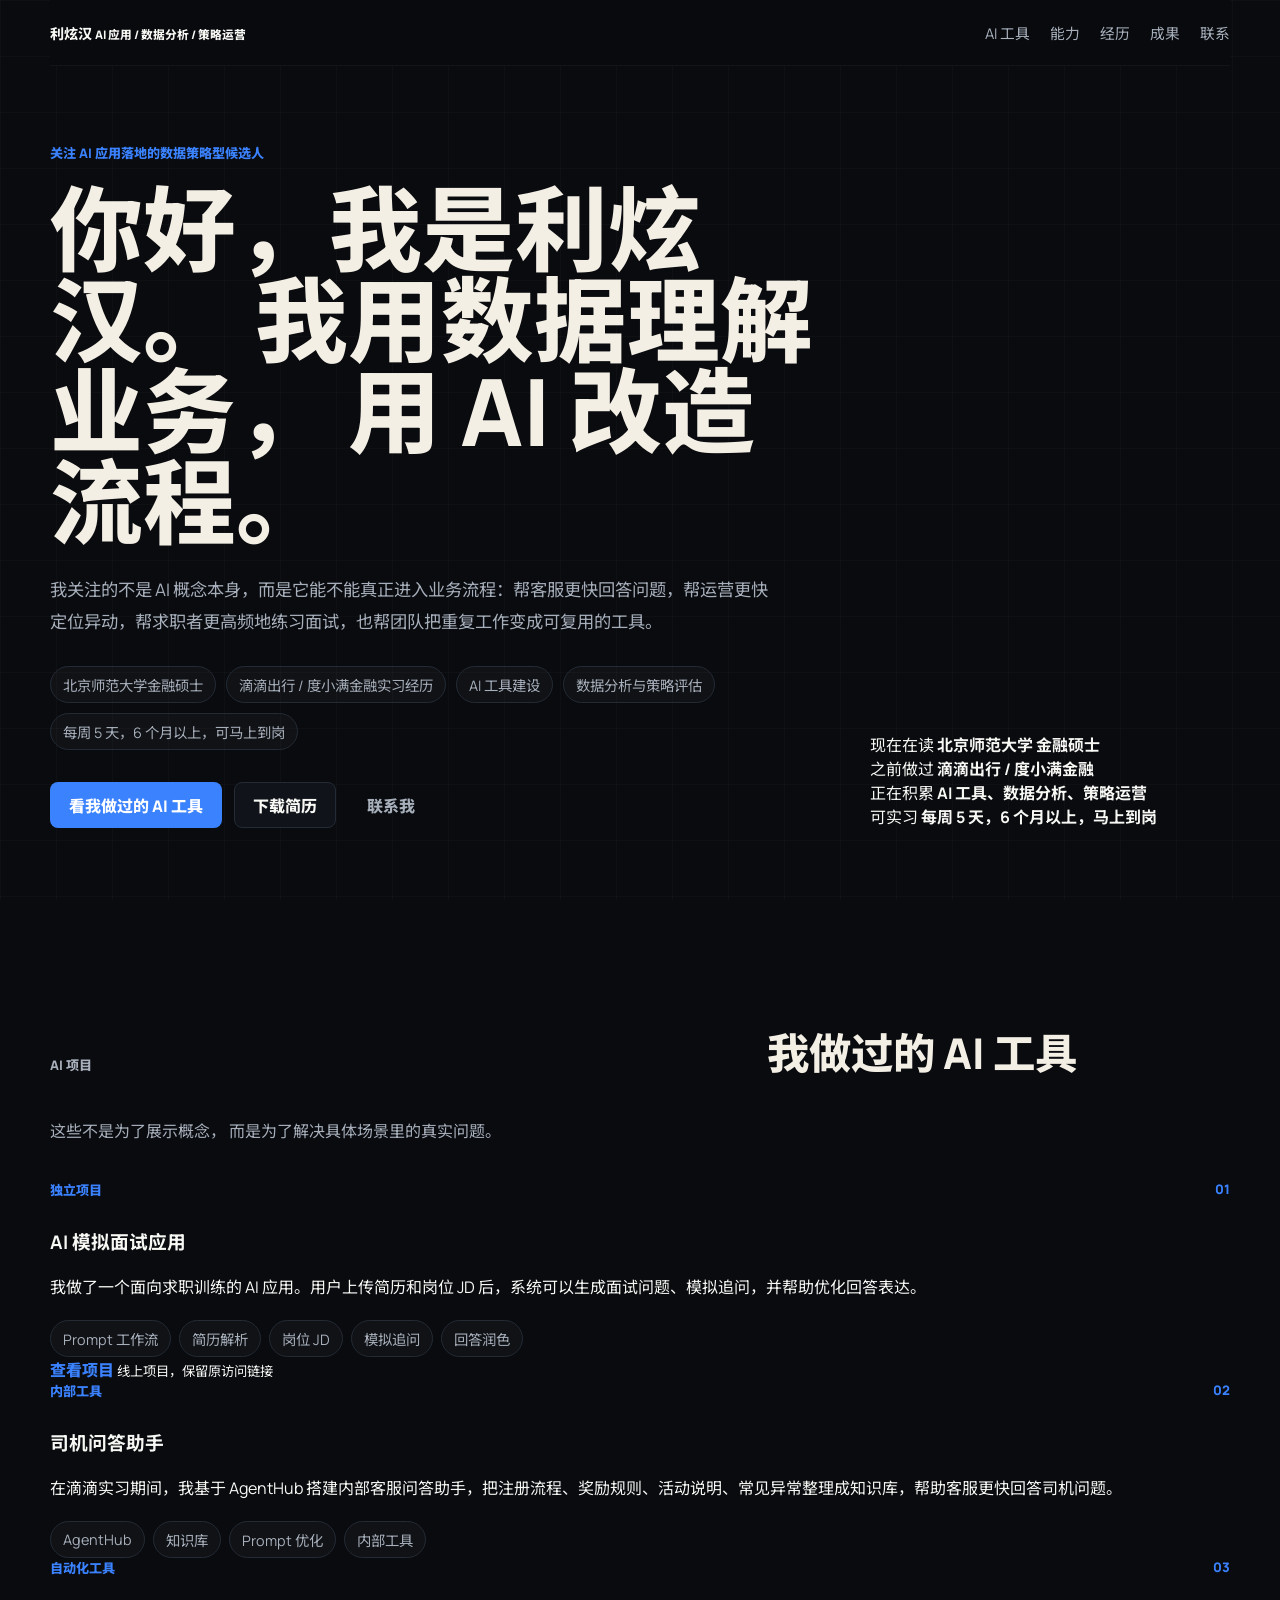
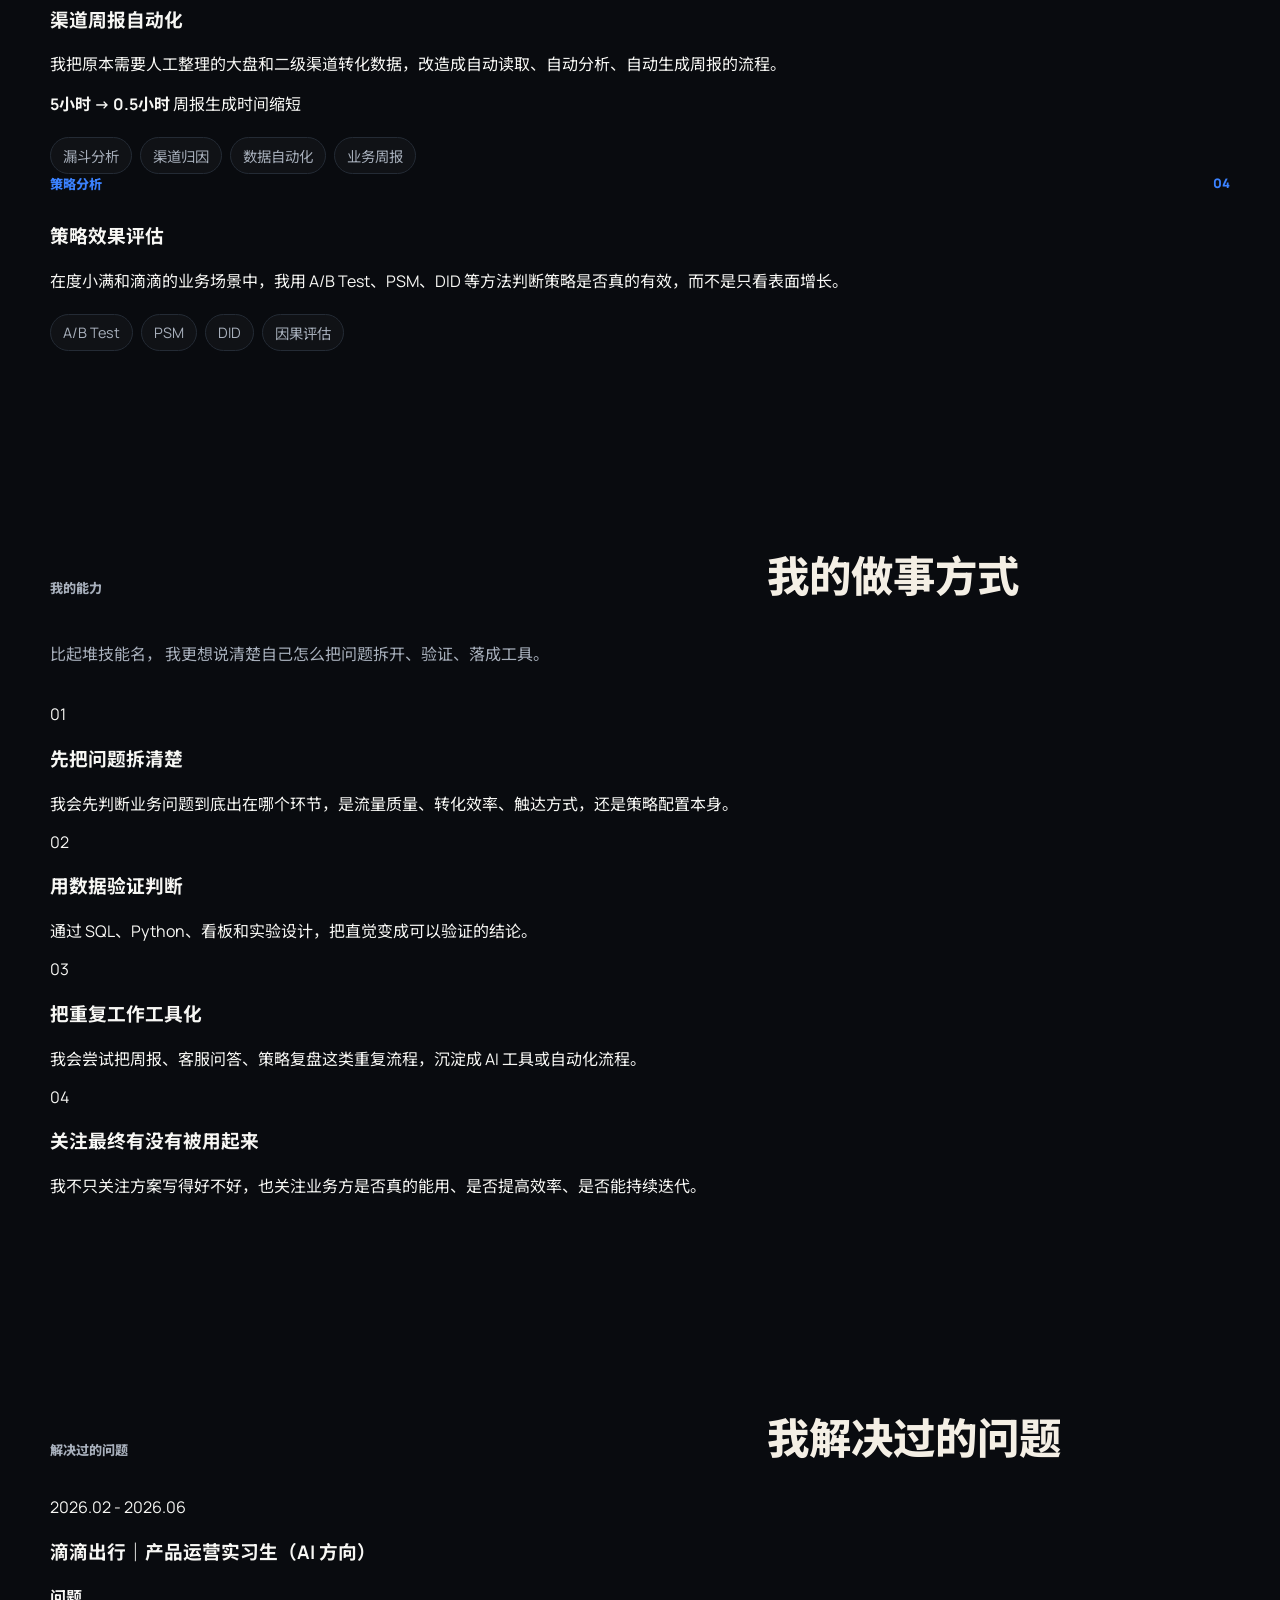
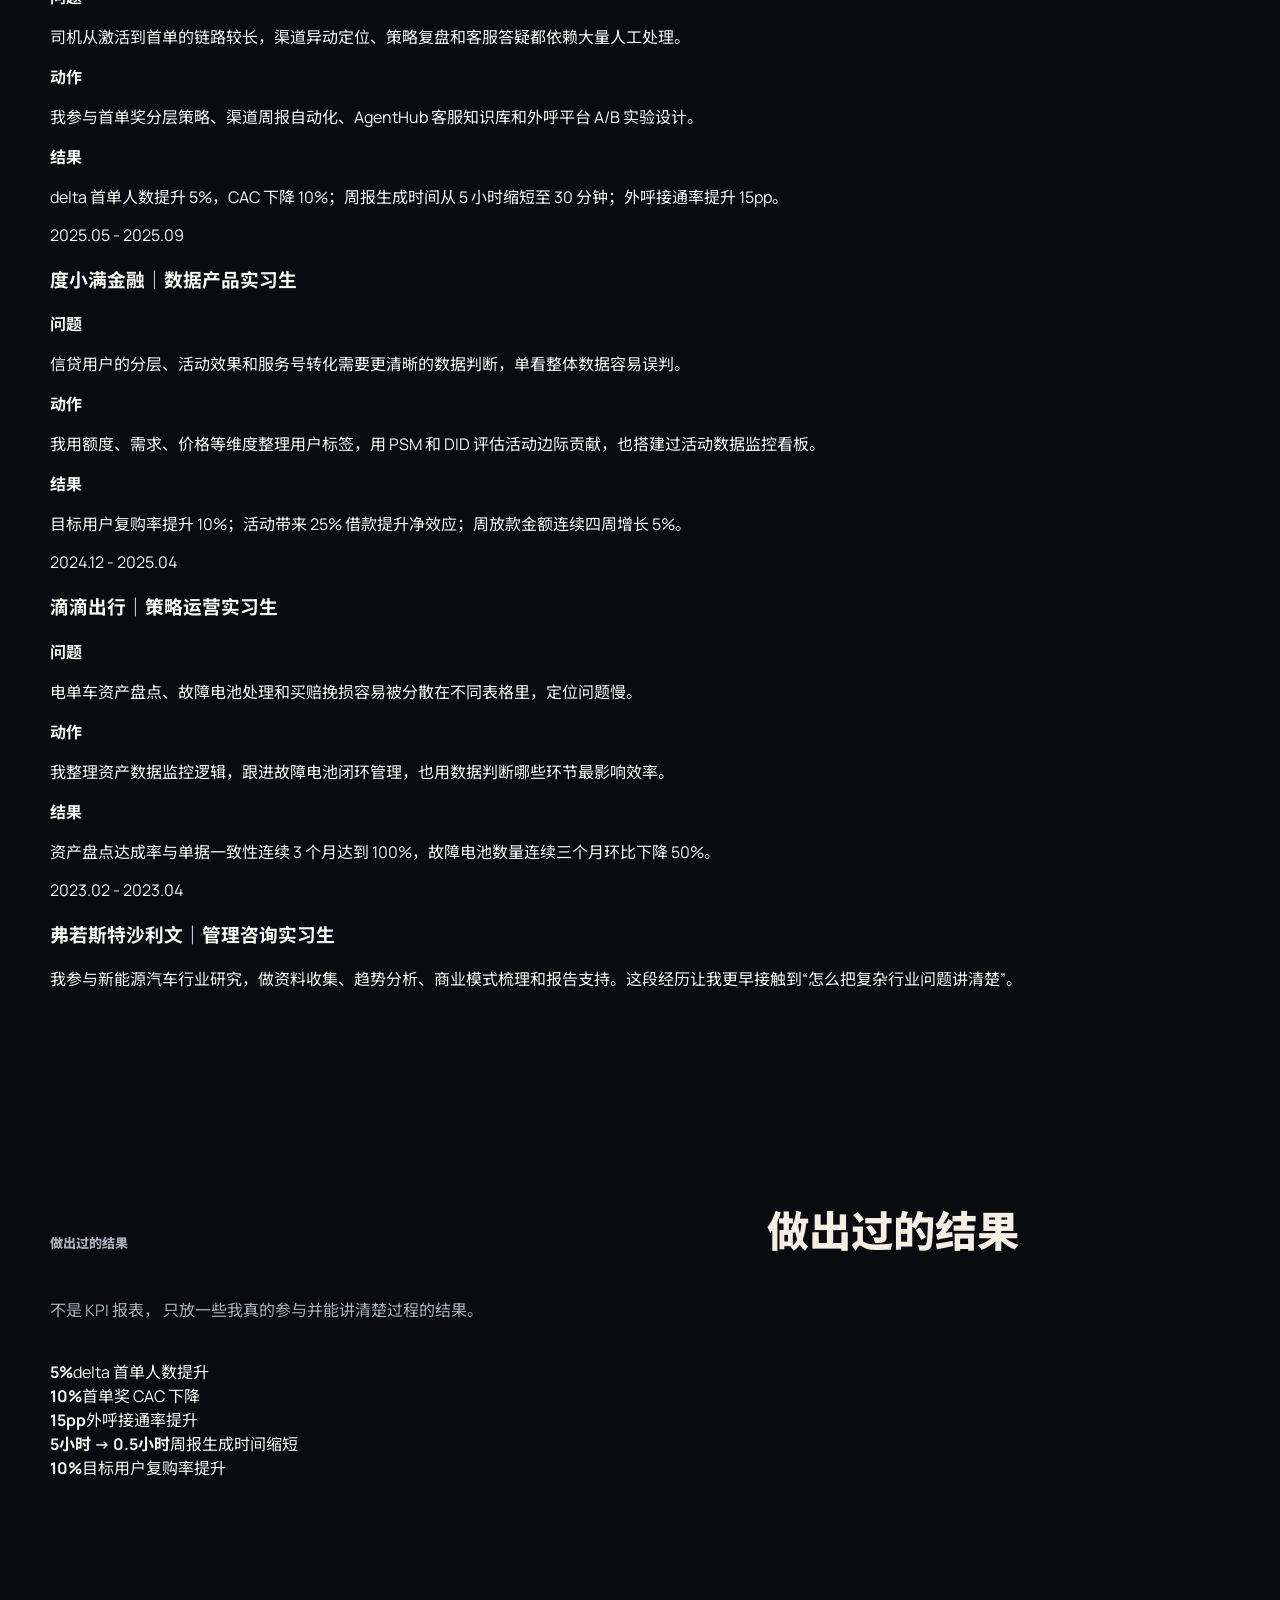
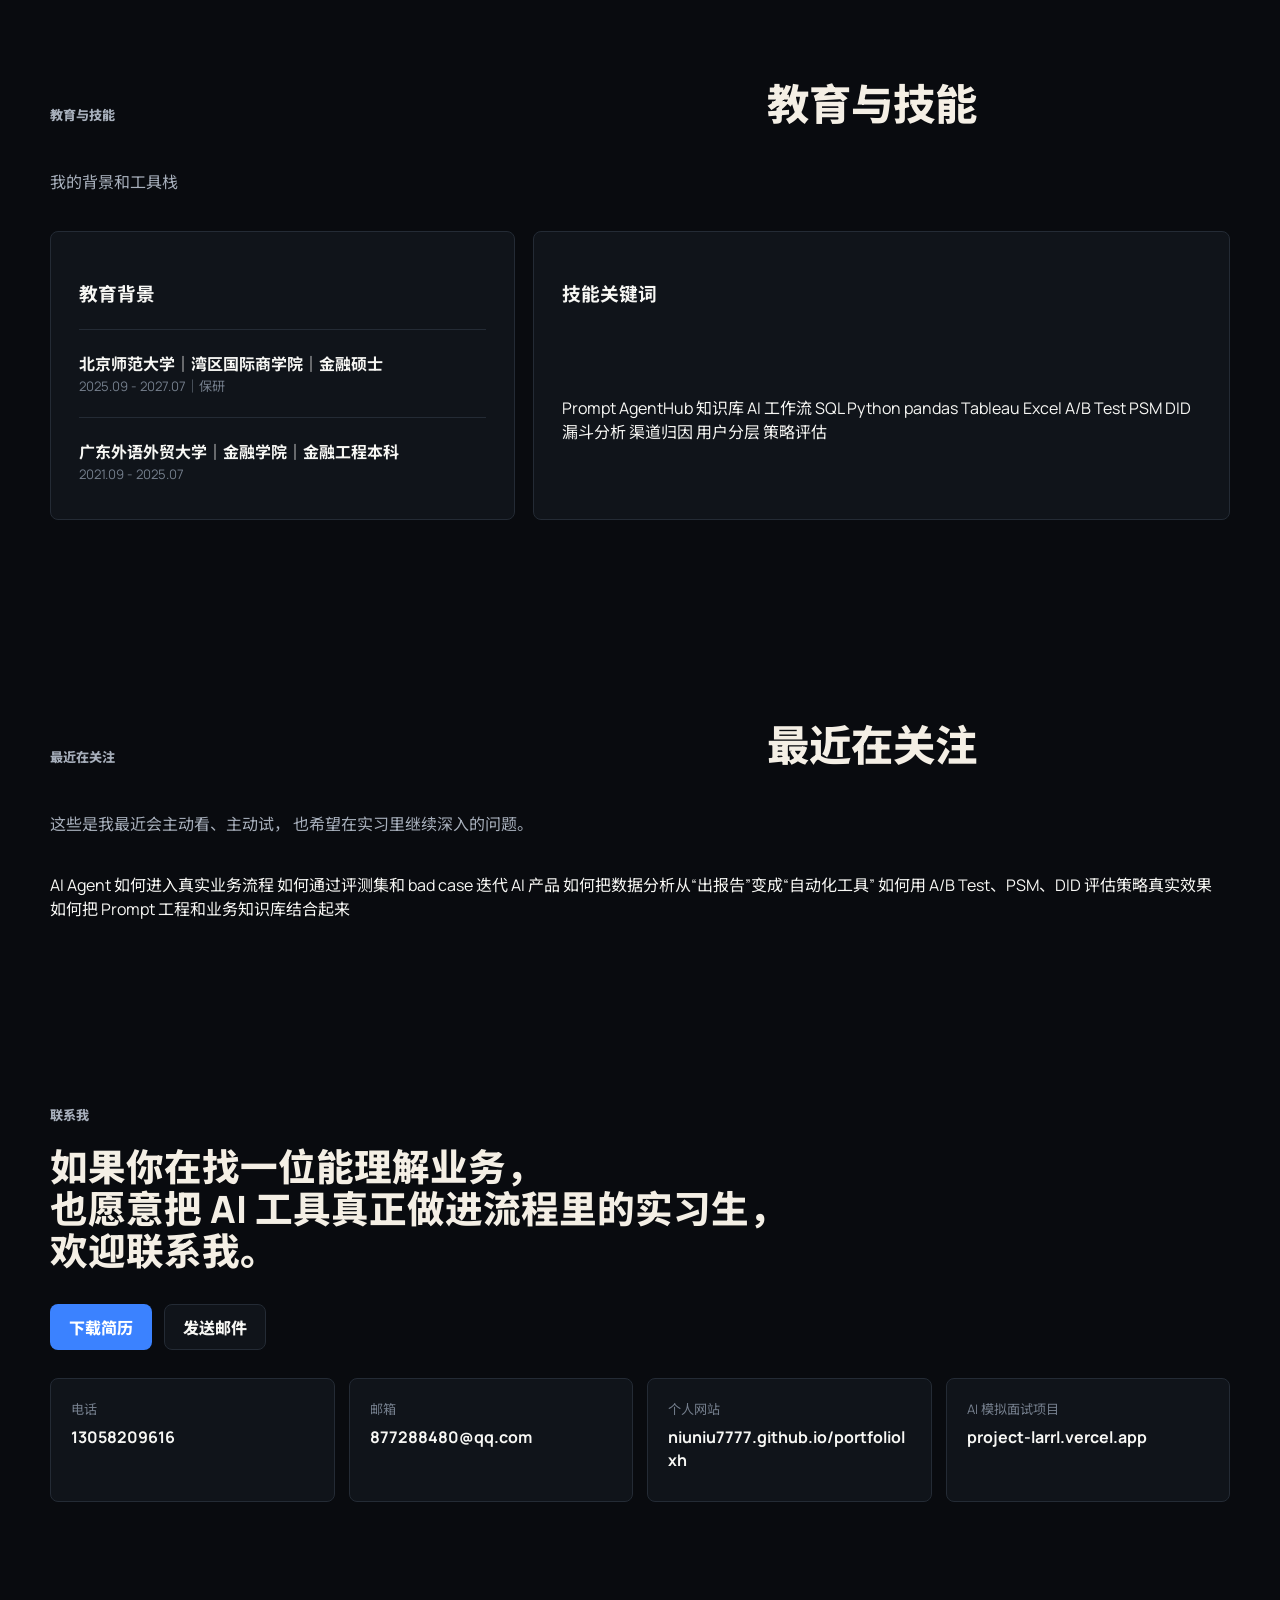
<file: index.html>
<!DOCTYPE html>
<html lang="zh-CN">
  <head>
    <meta charset="UTF-8" />
    <meta name="viewport" content="width=device-width, initial-scale=1.0" />
    <title>利炫汉｜中文 AI 应用型个人主页</title>
    <meta
      name="description"
      content="利炫汉的中文个人主页，关注 AI 工具建设、数据分析、策略运营和真实业务流程里的 AI 应用落地。"
    />
    <link rel="preconnect" href="https://fonts.googleapis.com" />
    <link rel="preconnect" href="https://fonts.gstatic.com" crossorigin />
    <link
      href="https://fonts.googleapis.com/css2?family=Manrope:wght@500;600;700;800&family=Noto+Sans+SC:wght@400;500;700;800&display=swap"
      rel="stylesheet"
    />
    <link rel="stylesheet" href="./styles.css" />
  </head>
  <body>
    <div class="page-shell">
      <header class="site-header">
        <a class="brand" href="#hero" aria-label="回到首页">
          <span>利炫汉</span>
          <small>AI 应用 / 数据分析 / 策略运营</small>
        </a>
        <nav class="site-nav" aria-label="页面导航">
          <a href="#ai-tools">AI 工具</a>
          <a href="#methods">能力</a>
          <a href="#experience">经历</a>
          <a href="#results">成果</a>
          <a href="#contact">联系</a>
        </nav>
      </header>

      <main>
        <section class="hero section" id="hero">
          <div class="hero-main">
            <p class="eyebrow">关注 AI 应用落地的数据策略型候选人</p>
            <h1>
              <span>你好，我是利炫汉。</span>
              <span>我用数据理解业务，</span>
              <span>用 AI 改造流程。</span>
            </h1>
            <p class="hero-lead">
              我关注的不是 AI 概念本身，而是它能不能真正进入业务流程：帮客服更快回答问题，帮运营更快定位异动，帮求职者更高频地练习面试，也帮团队把重复工作变成可复用的工具。
            </p>

            <div class="hero-tags" aria-label="身份标签">
              <span>北京师范大学金融硕士</span>
              <span>滴滴出行 / 度小满金融实习经历</span>
              <span>AI 工具建设</span>
              <span>数据分析与策略评估</span>
              <span>每周 5 天，6 个月以上，可马上到岗</span>
            </div>

            <div class="hero-actions">
              <a class="button button-primary" href="#ai-tools">看我做过的 AI 工具</a>
              <a class="button button-secondary" href="./利炫汉-Resume.pdf" target="_blank" rel="noreferrer">下载简历</a>
              <a class="button button-ghost" href="#contact">联系我</a>
            </div>
          </div>

          <aside class="note-stack" aria-label="当前状态">
            <div class="note-card note-blue">
              <span>现在在读</span>
              <strong>北京师范大学 金融硕士</strong>
            </div>
            <div class="note-card note-green">
              <span>之前做过</span>
              <strong>滴滴出行 / 度小满金融</strong>
            </div>
            <div class="note-card note-orange">
              <span>正在积累</span>
              <strong>AI 工具、数据分析、策略运营</strong>
            </div>
            <div class="note-card note-white">
              <span>可实习</span>
              <strong>每周 5 天，6 个月以上，马上到岗</strong>
            </div>
          </aside>
        </section>

        <section class="section ai-tools-section" id="ai-tools">
          <div class="section-heading">
            <p class="section-kicker">AI 项目</p>
            <h2>我做过的 AI 工具</h2>
            <p>
              <span>这些不是为了展示概念，</span>
              <span>而是为了解决具体场景里的真实问题。</span>
            </p>
          </div>

          <div class="bento-grid">
            <article class="tool-card tool-card-large">
              <div class="card-topline">
                <span>独立项目</span>
                <span>01</span>
              </div>
              <h3>AI 模拟面试应用</h3>
              <p>
                我做了一个面向求职训练的 AI 应用。用户上传简历和岗位 JD 后，系统可以生成面试问题、模拟追问，并帮助优化回答表达。
              </p>
              <div class="tag-row">
                <span>Prompt 工作流</span>
                <span>简历解析</span>
                <span>岗位 JD</span>
                <span>模拟追问</span>
                <span>回答润色</span>
              </div>
              <div class="tool-action">
                <a class="text-link" href="https://project-larrl.vercel.app/" target="_blank" rel="noreferrer">查看项目</a>
                <small>线上项目，保留原访问链接</small>
              </div>
            </article>

            <article class="tool-card">
              <div class="card-topline">
                <span>内部工具</span>
                <span>02</span>
              </div>
              <h3>司机问答助手</h3>
              <p>
                在滴滴实习期间，我基于 AgentHub 搭建内部客服问答助手，把注册流程、奖励规则、活动说明、常见异常整理成知识库，帮助客服更快回答司机问题。
              </p>
              <div class="tag-row">
                <span>AgentHub</span>
                <span>知识库</span>
                <span>Prompt 优化</span>
                <span>内部工具</span>
              </div>
            </article>

            <article class="tool-card tool-card-result">
              <div class="card-topline">
                <span>自动化工具</span>
                <span>03</span>
              </div>
              <h3>渠道周报自动化</h3>
              <p>
                我把原本需要人工整理的大盘和二级渠道转化数据，改造成自动读取、自动分析、自动生成周报的流程。
              </p>
              <div class="mini-result">
                <strong>5小时 → 0.5小时</strong>
                <span>周报生成时间缩短</span>
              </div>
              <div class="tag-row">
                <span>漏斗分析</span>
                <span>渠道归因</span>
                <span>数据自动化</span>
                <span>业务周报</span>
              </div>
            </article>

            <article class="tool-card">
              <div class="card-topline">
                <span>策略分析</span>
                <span>04</span>
              </div>
              <h3>策略效果评估</h3>
              <p>
                在度小满和滴滴的业务场景中，我用 A/B Test、PSM、DID 等方法判断策略是否真的有效，而不是只看表面增长。
              </p>
              <div class="tag-row">
                <span>A/B Test</span>
                <span>PSM</span>
                <span>DID</span>
                <span>因果评估</span>
              </div>
            </article>
          </div>
        </section>

        <section class="section methods-section" id="methods">
          <div class="section-heading">
            <p class="section-kicker">我的能力</p>
            <h2>我的做事方式</h2>
            <p>
              <span>比起堆技能名，</span>
              <span>我更想说清楚自己怎么把问题拆开、验证、落成工具。</span>
            </p>
          </div>

          <div class="method-grid">
            <article class="method-card">
              <span>01</span>
              <h3>先把问题拆清楚</h3>
              <p>我会先判断业务问题到底出在哪个环节，是流量质量、转化效率、触达方式，还是策略配置本身。</p>
            </article>
            <article class="method-card">
              <span>02</span>
              <h3>用数据验证判断</h3>
              <p>通过 SQL、Python、看板和实验设计，把直觉变成可以验证的结论。</p>
            </article>
            <article class="method-card">
              <span>03</span>
              <h3>把重复工作工具化</h3>
              <p>我会尝试把周报、客服问答、策略复盘这类重复流程，沉淀成 AI 工具或自动化流程。</p>
            </article>
            <article class="method-card">
              <span>04</span>
              <h3>关注最终有没有被用起来</h3>
              <p>我不只关注方案写得好不好，也关注业务方是否真的能用、是否提高效率、是否能持续迭代。</p>
            </article>
          </div>
        </section>

        <section class="section problem-section" id="experience">
          <div class="section-heading">
            <p class="section-kicker">解决过的问题</p>
            <h2>我解决过的问题</h2>
          </div>

          <div class="problem-list">
            <article class="problem-card">
              <div class="problem-title">
                <span>2026.02 - 2026.06</span>
                <h3>滴滴出行｜产品运营实习生（AI 方向）</h3>
              </div>
              <div class="problem-columns">
                <div>
                  <strong>问题</strong>
                  <p>司机从激活到首单的链路较长，渠道异动定位、策略复盘和客服答疑都依赖大量人工处理。</p>
                </div>
                <div>
                  <strong>动作</strong>
                  <p>我参与首单奖分层策略、渠道周报自动化、AgentHub 客服知识库和外呼平台 A/B 实验设计。</p>
                </div>
                <div>
                  <strong>结果</strong>
                  <p>delta 首单人数提升 5%，CAC 下降 10%；周报生成时间从 5 小时缩短至 30 分钟；外呼接通率提升 15pp。</p>
                </div>
              </div>
            </article>

            <article class="problem-card">
              <div class="problem-title">
                <span>2025.05 - 2025.09</span>
                <h3>度小满金融｜数据产品实习生</h3>
              </div>
              <div class="problem-columns">
                <div>
                  <strong>问题</strong>
                  <p>信贷用户的分层、活动效果和服务号转化需要更清晰的数据判断，单看整体数据容易误判。</p>
                </div>
                <div>
                  <strong>动作</strong>
                  <p>我用额度、需求、价格等维度整理用户标签，用 PSM 和 DID 评估活动边际贡献，也搭建过活动数据监控看板。</p>
                </div>
                <div>
                  <strong>结果</strong>
                  <p>目标用户复购率提升 10%；活动带来 25% 借款提升净效应；周放款金额连续四周增长 5%。</p>
                </div>
              </div>
            </article>

            <article class="problem-card">
              <div class="problem-title">
                <span>2024.12 - 2025.04</span>
                <h3>滴滴出行｜策略运营实习生</h3>
              </div>
              <div class="problem-columns">
                <div>
                  <strong>问题</strong>
                  <p>电单车资产盘点、故障电池处理和买赔挽损容易被分散在不同表格里，定位问题慢。</p>
                </div>
                <div>
                  <strong>动作</strong>
                  <p>我整理资产数据监控逻辑，跟进故障电池闭环管理，也用数据判断哪些环节最影响效率。</p>
                </div>
                <div>
                  <strong>结果</strong>
                  <p>资产盘点达成率与单据一致性连续 3 个月达到 100%，故障电池数量连续三个月环比下降 50%。</p>
                </div>
              </div>
            </article>

            <article class="problem-card compact">
              <div class="problem-title">
                <span>2023.02 - 2023.04</span>
                <h3>弗若斯特沙利文｜管理咨询实习生</h3>
              </div>
              <p>
                我参与新能源汽车行业研究，做资料收集、趋势分析、商业模式梳理和报告支持。这段经历让我更早接触到“怎么把复杂行业问题讲清楚”。
              </p>
            </article>
          </div>
        </section>

        <section class="section results-section" id="results">
          <div class="section-heading">
            <p class="section-kicker">做出过的结果</p>
            <h2>做出过的结果</h2>
            <p>
              <span>不是 KPI 报表，</span>
              <span>只放一些我真的参与并能讲清楚过程的结果。</span>
            </p>
          </div>

          <div class="result-wall">
            <article><strong>5%</strong><span>delta 首单人数提升</span></article>
            <article><strong>10%</strong><span>首单奖 CAC 下降</span></article>
            <article><strong>15pp</strong><span>外呼接通率提升</span></article>
            <article><strong>5小时 → 0.5小时</strong><span>周报生成时间缩短</span></article>
            <article><strong>10%</strong><span>目标用户复购率提升</span></article>
          </div>
        </section>

        <section class="section education-skills" id="education">
          <div class="section-heading">
            <p class="section-kicker">教育与技能</p>
            <h2>教育与技能</h2>
            <p>我的背景和工具栈</p>
          </div>

          <div class="education-layout">
            <div class="education-panel">
              <h3>教育背景</h3>
              <div class="school-item">
                <strong>北京师范大学｜湾区国际商学院｜金融硕士</strong>
                <span>2025.09 - 2027.07｜保研</span>
              </div>
              <div class="school-item">
                <strong>广东外语外贸大学｜金融学院｜金融工程本科</strong>
                <span>2021.09 - 2025.07</span>
              </div>
            </div>

            <div class="skills-panel">
              <h3>技能关键词</h3>
              <div class="skill-cloud">
                <span>Prompt</span>
                <span>AgentHub</span>
                <span>知识库</span>
                <span>AI 工作流</span>
                <span>SQL</span>
                <span>Python</span>
                <span>pandas</span>
                <span>Tableau</span>
                <span>Excel</span>
                <span>A/B Test</span>
                <span>PSM</span>
                <span>DID</span>
                <span>漏斗分析</span>
                <span>渠道归因</span>
                <span>用户分层</span>
                <span>策略评估</span>
              </div>
            </div>
          </div>
        </section>

        <section class="section focus-section" id="focus">
          <div class="section-heading">
            <p class="section-kicker">最近在关注</p>
            <h2>最近在关注</h2>
            <p>
              <span>这些是我最近会主动看、主动试，</span>
              <span>也希望在实习里继续深入的问题。</span>
            </p>
          </div>

          <div class="focus-list">
            <span>AI Agent 如何进入真实业务流程</span>
            <span>如何通过评测集和 bad case 迭代 AI 产品</span>
            <span>如何把数据分析从“出报告”变成“自动化工具”</span>
            <span>如何用 A/B Test、PSM、DID 评估策略真实效果</span>
            <span>如何把 Prompt 工程和业务知识库结合起来</span>
          </div>
        </section>

        <section class="section contact-section" id="contact">
          <div class="contact-copy">
            <p class="section-kicker">联系我</p>
            <h2>
              <span>如果你在找一位能理解业务，</span>
              <span>也愿意把 AI 工具真正做进流程里的实习生，</span>
              <span>欢迎联系我。</span>
            </h2>
          </div>

          <div class="contact-actions">
            <a class="button button-primary" href="./利炫汉-Resume.pdf" target="_blank" rel="noreferrer">下载简历</a>
            <a class="button button-secondary" href="mailto:877288480@qq.com">发送邮件</a>
          </div>

          <div class="contact-grid">
            <a href="tel:+8613058209616"><span>电话</span><strong>13058209616</strong></a>
            <a href="mailto:877288480@qq.com"><span>邮箱</span><strong>877288480@qq.com</strong></a>
            <a href="https://niuniu7777.github.io/portfoliolxh/" target="_blank" rel="noreferrer"><span>个人网站</span><strong>niuniu7777.github.io/portfoliolxh</strong></a>
            <a href="https://project-larrl.vercel.app/" target="_blank" rel="noreferrer"><span>AI 模拟面试项目</span><strong>project-larrl.vercel.app</strong></a>
          </div>
        </section>
      </main>
    </div>

    <script src="./main.js"></script>
  </body>
</html>
</file>
<file: styles.css>
:root {
  --bg: #090b0f;
  --surface: #10141a;
  --surface-soft: #151a22;
  --text: #f7f7f4;
  --muted: #a7afbb;
  --subtle: #747e8c;
  --line: #242b35;
  --accent: #3b82ff;
  --accent-soft: rgba(59, 130, 255, 0.14);
  --warm: #f4efe5;
}

* {
  box-sizing: border-box;
}

html {
  scroll-behavior: smooth;
}

body {
  margin: 0;
  min-height: 100vh;
  color: var(--text);
  background: var(--bg);
  font-family: "Manrope", "Noto Sans SC", "PingFang SC", "Microsoft YaHei", sans-serif;
}

body::before {
  content: "";
  position: fixed;
  inset: 0;
  pointer-events: none;
  background-image:
    linear-gradient(rgba(255, 255, 255, 0.025) 1px, transparent 1px),
    linear-gradient(90deg, rgba(255, 255, 255, 0.025) 1px, transparent 1px);
  background-size: 56px 56px;
}

a {
  color: inherit;
}

.page-shell {
  width: min(1180px, calc(100% - 40px));
  margin: 0 auto;
}

.site-header {
  position: sticky;
  top: 0;
  z-index: 10;
  display: flex;
  align-items: center;
  justify-content: space-between;
  gap: 24px;
  padding: 22px 0;
  background: rgba(9, 11, 15, 0.86);
  backdrop-filter: blur(16px);
  border-bottom: 1px solid rgba(255, 255, 255, 0.04);
}

.brand,
.site-nav a,
.button,
.text-link,
.contact-grid a {
  text-decoration: none;
}

.brand {
  font-size: 0.88rem;
  font-weight: 800;
}

.site-nav {
  display: flex;
  gap: 20px;
  color: var(--muted);
  font-size: 0.92rem;
}

.site-nav a:hover {
  color: var(--text);
}

.section {
  padding: 92px 0;
}

.hero {
  display: grid;
  grid-template-columns: minmax(0, 1.15fr) 360px;
  gap: 56px;
  align-items: end;
  min-height: calc(100vh - 76px);
  padding-top: 64px;
}

.eyebrow,
.section-kicker,
.card-topline {
  color: var(--accent);
  font-size: 0.82rem;
  font-weight: 800;
  text-transform: uppercase;
}

.hero h1 {
  margin: 22px 0 0;
  color: var(--warm);
  font-size: 5.8rem;
  line-height: 0.98;
  font-weight: 800;
}

.hero-title {
  margin: 18px 0 0;
  color: var(--text);
  font-size: 1.55rem;
  line-height: 1.35;
  font-weight: 700;
}

.hero-lead {
  max-width: 720px;
  margin: 26px 0 0;
  color: var(--muted);
  font-size: 1.08rem;
  line-height: 1.85;
}

.hero-tags {
  display: flex;
  flex-wrap: wrap;
  gap: 10px;
  margin-top: 28px;
}

.hero-tags span,
.tag-row span {
  display: inline-flex;
  align-items: center;
  min-height: 34px;
  padding: 7px 12px;
  border: 1px solid var(--line);
  border-radius: 999px;
  color: var(--muted);
  background: rgba(255, 255, 255, 0.03);
  font-size: 0.9rem;
}

.hero-actions,
.contact-actions {
  display: flex;
  flex-wrap: wrap;
  gap: 12px;
  margin-top: 32px;
}

.button {
  display: inline-flex;
  align-items: center;
  justify-content: center;
  min-height: 46px;
  padding: 0 18px;
  border-radius: 8px;
  border: 1px solid transparent;
  font-weight: 800;
  transition: transform 180ms ease, border-color 180ms ease, background-color 180ms ease;
}

.button:hover,
.work-card:hover,
.capability-card:hover,
.metric-wall article:hover,
.contact-grid a:hover {
  transform: translateY(-2px);
}

.button-primary {
  color: #ffffff;
  background: var(--accent);
}

.button-secondary {
  color: var(--text);
  border-color: var(--line);
  background: var(--surface);
}

.button-ghost {
  color: var(--muted);
  border-color: transparent;
}

.hero-info {
  display: grid;
  gap: 12px;
}

.hero-info div {
  padding: 18px;
  border: 1px solid var(--line);
  border-radius: 8px;
  background: var(--surface);
}

.hero-info span,
.contact-grid span,
.school-item span,
.experience-meta span {
  display: block;
  color: var(--subtle);
  font-size: 0.82rem;
  margin-bottom: 8px;
}

.hero-info strong {
  display: block;
  font-size: 1rem;
  line-height: 1.55;
}

.section-heading {
  display: grid;
  grid-template-columns: minmax(0, 0.95fr) minmax(280px, 0.65fr);
  gap: 40px;
  align-items: end;
  margin-top: 18px;
  margin-bottom: 34px;
}

.section-heading h2,
.education-panel h2,
.skills-panel h2,
.contact-copy h2 {
  margin: 0;
  color: var(--warm);
  font-size: 2.65rem;
  line-height: 1.12;
  font-weight: 800;
}

.section-heading p,
.contact-copy p {
  margin: 0;
  color: var(--muted);
  line-height: 1.8;
}

.work-grid {
  display: grid;
  grid-template-columns: 1.18fr 0.91fr 0.91fr;
  gap: 18px;
}

.work-card,
.capability-card,
.experience-item,
.metric-wall article,
.education-panel,
.skills-panel,
.contact-grid a {
  border: 1px solid var(--line);
  border-radius: 8px;
  background: var(--surface);
}

.work-card,
.capability-card {
  padding: 24px;
  transition: transform 180ms ease, border-color 180ms ease;
}

.work-card:hover,
.capability-card:hover {
  border-color: rgba(59, 130, 255, 0.48);
}

.work-card-feature {
  background: var(--surface-soft);
}

.card-topline {
  display: flex;
  justify-content: space-between;
  gap: 16px;
  margin-bottom: 28px;
}

.work-card h3,
.capability-card h3,
.strength-grid h3,
.skill-group h3 {
  margin: 0;
  font-size: 1.28rem;
  line-height: 1.35;
}

.work-card p,
.capability-card p,
.experience-body p,
.experience-body li,
.skill-group p {
  color: var(--muted);
  line-height: 1.75;
}

.compact-list {
  padding-left: 18px;
  margin: 18px 0 0;
  color: var(--muted);
}

.compact-list li + li {
  margin-top: 8px;
}

.work-footer {
  display: flex;
  flex-wrap: wrap;
  gap: 14px;
  align-items: center;
  margin-top: 24px;
}

.text-link {
  color: var(--accent);
  font-weight: 800;
}

.work-footer small {
  color: var(--subtle);
}

.tag-row {
  display: flex;
  flex-wrap: wrap;
  gap: 8px;
  margin-top: 22px;
}

.result-callout {
  display: grid;
  gap: 6px;
  margin-top: 22px;
  padding: 18px;
  border-radius: 8px;
  background: var(--accent-soft);
}

.result-callout strong {
  color: var(--accent);
  font-size: 2rem;
}

.result-callout span {
  color: var(--muted);
}

.capability-grid,
.metric-wall {
  display: grid;
  grid-template-columns: repeat(4, minmax(0, 1fr));
  gap: 16px;
}

.capability-card span {
  display: inline-flex;
  margin-bottom: 28px;
  color: var(--accent);
  font-weight: 800;
}

.timeline {
  display: grid;
  gap: 14px;
}

.experience-item {
  display: grid;
  grid-template-columns: 310px minmax(0, 1fr);
  gap: 28px;
  padding: 24px;
}

.experience-meta strong {
  display: block;
  font-size: 1.12rem;
  line-height: 1.45;
}

.experience-body p {
  margin: 0 0 14px;
}

.experience-body ul {
  margin: 0;
  padding-left: 18px;
}

.experience-body li + li {
  margin-top: 8px;
}

.experience-item.compact {
  align-items: center;
}

.metric-wall article {
  min-height: 150px;
  padding: 22px;
  transition: transform 180ms ease, border-color 180ms ease;
}

.metric-wall strong {
  display: block;
  color: var(--accent);
  font-size: 2.1rem;
  line-height: 1.05;
  margin-bottom: 18px;
}

.metric-wall span {
  color: var(--muted);
  line-height: 1.55;
}

.education-layout {
  display: grid;
  grid-template-columns: 0.8fr 1.2fr;
  gap: 18px;
}

.education-panel,
.skills-panel {
  padding: 28px;
}

.school-item {
  padding-top: 22px;
  margin-top: 22px;
  border-top: 1px solid var(--line);
}

.school-item strong {
  display: block;
  line-height: 1.55;
}

.skills-panel {
  display: grid;
  gap: 22px;
}

.skill-group {
  padding-top: 18px;
  border-top: 1px solid var(--line);
}

.skill-group p {
  margin-bottom: 0;
}

.contact-section {
  padding-bottom: 110px;
}

.contact-copy {
  max-width: 840px;
}

.contact-copy h2 {
  margin-top: 18px;
  font-size: 2.35rem;
}

.contact-copy h2 span {
  display: block;
}

.contact-grid {
  display: grid;
  grid-template-columns: repeat(4, minmax(0, 1fr));
  gap: 14px;
  margin-top: 28px;
}

.contact-grid a {
  display: block;
  min-height: 124px;
  padding: 20px;
  overflow-wrap: anywhere;
  transition: transform 180ms ease, border-color 180ms ease;
}

.contact-grid a:hover {
  border-color: rgba(59, 130, 255, 0.48);
}

.contact-grid strong {
  display: block;
  line-height: 1.45;
}

.reveal {
  opacity: 0;
  transform: translateY(18px);
  transition: opacity 600ms ease, transform 600ms ease;
}

.reveal.is-visible {
  opacity: 1;
  transform: translateY(0);
}

@media (max-width: 980px) {
  .site-header {
    align-items: flex-start;
    flex-direction: column;
  }

  .site-nav {
    flex-wrap: wrap;
  }

  .hero,
  .section-heading,
  .work-grid,
  .experience-item,
  .education-layout {
    grid-template-columns: 1fr;
  }

  .capability-grid,
  .metric-wall,
  .contact-grid {
    grid-template-columns: repeat(2, minmax(0, 1fr));
  }

  .hero {
    min-height: auto;
    padding-top: 52px;
  }

  .hero h1 {
    font-size: 4.2rem;
  }
}

@media (max-width: 640px) {
  .page-shell {
    width: min(100% - 28px, 1180px);
  }

  .section {
    padding: 64px 0;
  }

  .hero {
    gap: 34px;
    padding-top: 36px;
  }

  .hero h1 {
    font-size: 3.2rem;
  }

  .hero-title {
    font-size: 1.18rem;
  }

  .hero-lead,
  .section-heading p,
  .contact-copy p {
    font-size: 0.98rem;
  }

  .section-heading h2,
  .education-panel h2,
  .skills-panel h2,
  .contact-copy h2 {
    font-size: 2rem;
  }

  .capability-grid,
  .metric-wall,
  .contact-grid {
    grid-template-columns: 1fr;
  }

  .work-card,
  .capability-card,
  .experience-item,
  .education-panel,
  .skills-panel {
    padding: 20px;
  }

  .contact-actions {
    flex-direction: column;
  }

  .button {
    width: 100%;
  }
}
</file>
